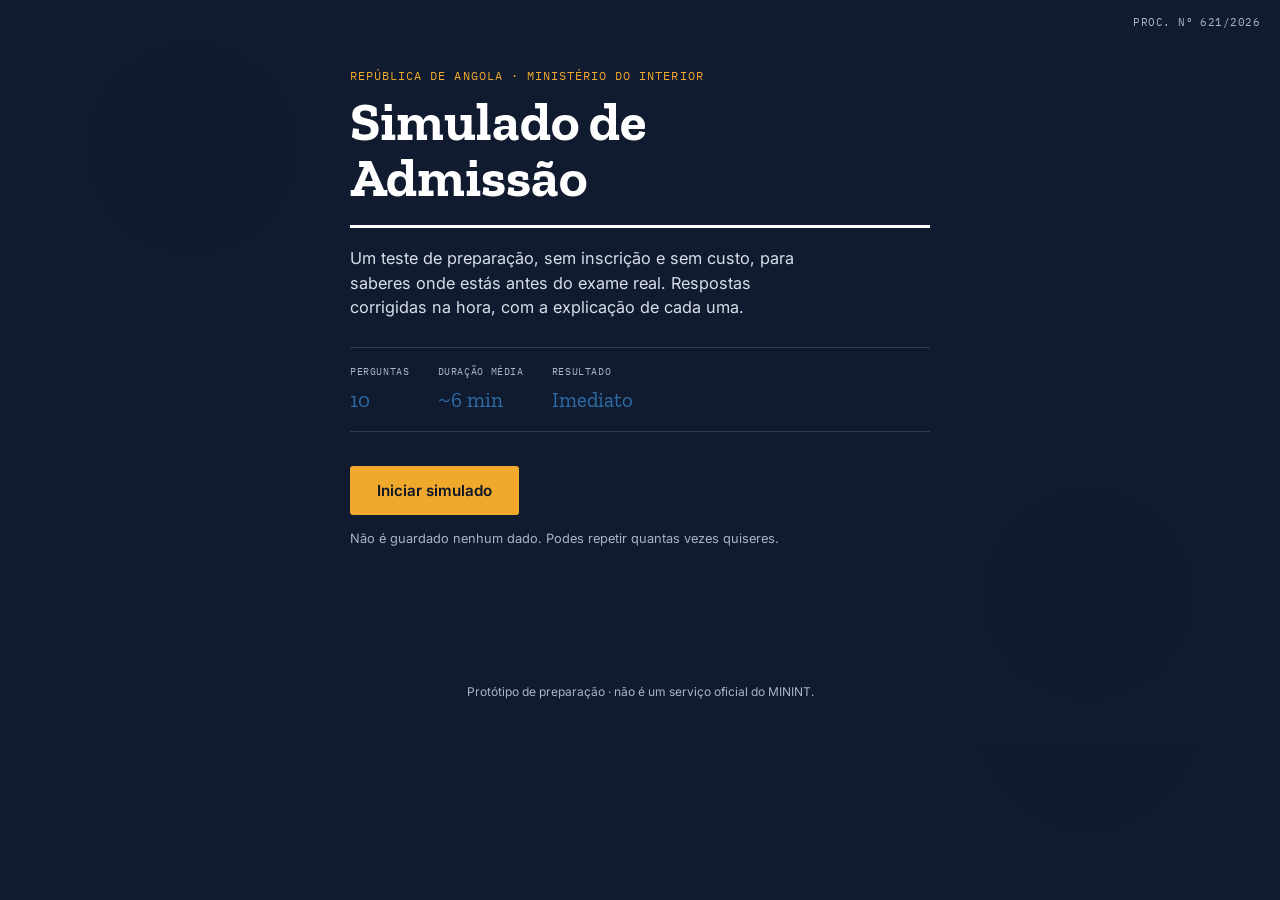
<file: index.html>
<!DOCTYPE html>
<html lang="pt-AO">
<head>
<meta charset="UTF-8">
<meta name="viewport" content="width=device-width, initial-scale=1.0">
<title>Simulador de Admissão — MININT</title>
<link rel="stylesheet" href="style.css">
</head>
<body>

  <div class="letterhead" aria-hidden="true">
    <span class="letterhead__num" id="processNum">PROC. Nº ——/2026</span>
  </div>

  <main class="sheet">

    <!-- ECRÃ 1 — CAPA -->
    <section class="screen screen--cover" id="screen-cover" data-screen>
      <p class="eyebrow">República de Angola · Ministério do Interior</p>
      <h1 class="cover__title">Simulado de<br>Admissão</h1>
      <p class="cover__lede">
        Um teste de preparação, sem inscrição e sem custo, para saberes
        onde estás antes do exame real. Respostas corrigidas na hora,
        com a explicação de cada uma.
      </p>

      <dl class="cover__meta">
        <div><dt>Perguntas</dt><dd id="metaCount">10</dd></div>
        <div><dt>Duração média</dt><dd>~6 min</dd></div>
        <div><dt>Resultado</dt><dd>Imediato</dd></div>
      </dl>

      <button class="btn btn--primary" id="btnStart" type="button">
        Iniciar simulado
      </button>
      <p class="cover__fineprint">Não é guardado nenhum dado. Podes repetir quantas vezes quiseres.</p>
    </section>

    <!-- ECRÃ 2 — QUIZ -->
    <section class="screen screen--quiz" id="screen-quiz" data-screen hidden>
      <header class="quiz__header">
        <span class="quiz__tab" id="quizTab">Questão 01/10</span>
        <div class="quiz__track" role="progressbar" aria-label="Progresso do simulado" aria-valuemin="0" aria-valuemax="100" id="progressBar">
          <div class="quiz__track-fill" id="progressFill"></div>
        </div>
      </header>

      <article class="card">
        <p class="card__category" id="qCategory">Categoria</p>
        <h2 class="card__question" id="qText">Pergunta</h2>

        <div class="options" id="options" role="radiogroup" aria-label="Opções de resposta"></div>

        <div class="explanation" id="explanation" hidden>
          <p class="explanation__verdict" id="verdict"></p>
          <p class="explanation__text" id="explanationText"></p>
        </div>
      </article>

      <div class="quiz__footer">
        <button class="btn btn--ghost" id="btnQuit" type="button">Terminar agora</button>
        <button class="btn btn--primary" id="btnNext" type="button" hidden>Seguinte</button>
      </div>
    </section>

    <!-- ECRÃ 3 — RESULTADO -->
    <section class="screen screen--result" id="screen-result" data-screen hidden>
      <div class="stamp" id="stamp" aria-hidden="true">
        <span class="stamp__word" id="stampWord">APTO</span>
        <span class="stamp__score" id="stampScore">10/10</span>
      </div>

      <h2 class="result__title" id="resultTitle">Resultado do simulado</h2>
      <p class="result__summary" id="resultSummary"></p>

      <ol class="review" id="review"></ol>

      <div class="result__actions">
        <button class="btn btn--primary" id="btnRestart" type="button">Repetir simulado</button>
      </div>
    </section>

  </main>

  <footer class="foot">
    <p>Protótipo de preparação · não é um serviço oficial do MININT.</p>
  </footer>

<script src="questions.js"></script>
<script src="script.js"></script>
</body>
</html>
</file>
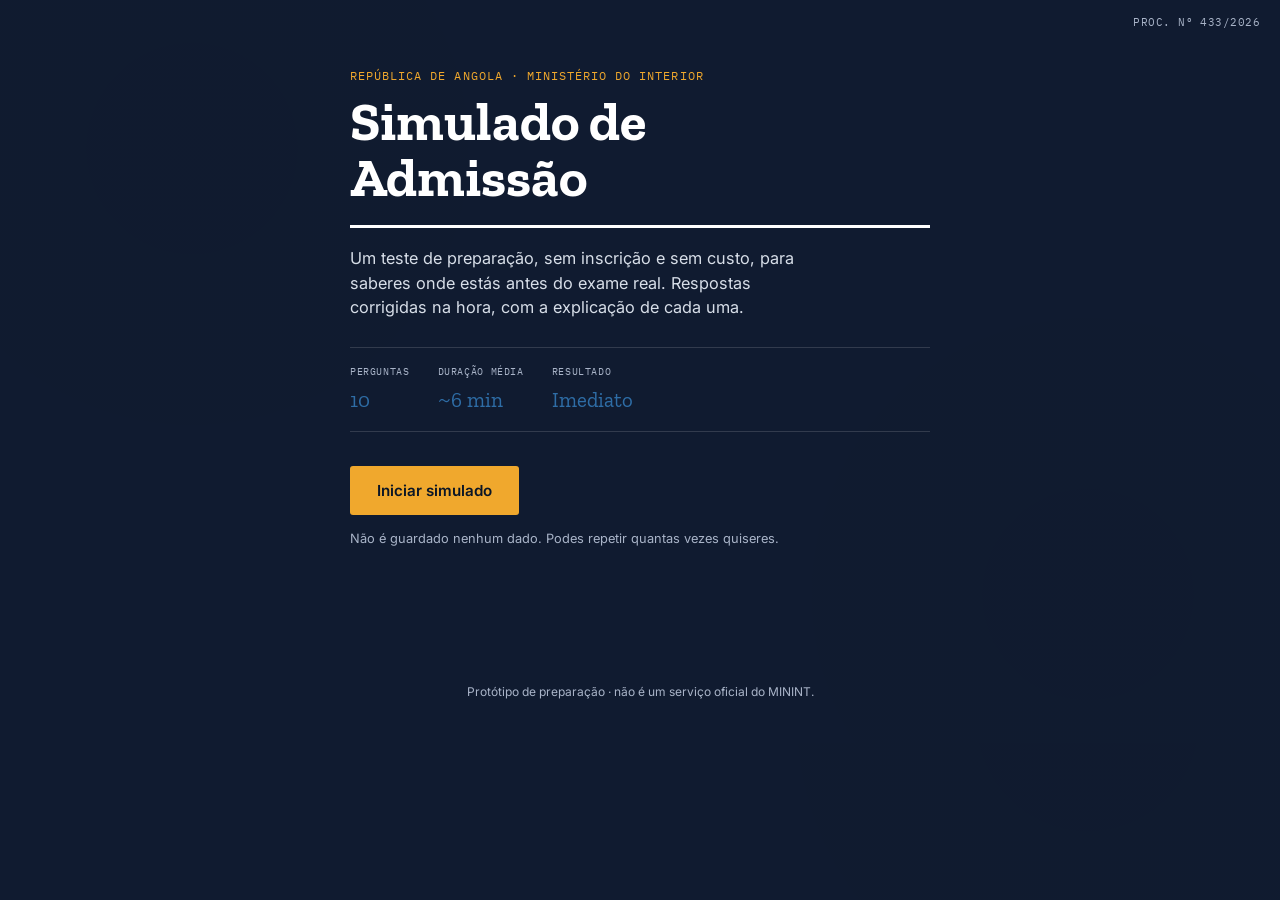
<file: preview.html>
<!DOCTYPE html>
<html lang="pt-AO">
<head>
<meta charset="UTF-8">
<meta name="viewport" content="width=device-width, initial-scale=1.0">
<title>Simulador de Admissão — MININT (pré-visualização)</title>
<style>
@import url('https://fonts.googleapis.com/css2?family=Zilla+Slab:wght@500;600;700&family=Inter:wght@400;500;600&family=IBM+Plex+Mono:wght@500&display=swap');

:root {
  --paper:       #101B30;   /* fundo geral — navy escuro do site oficial */
  --paper-deep:  #0B1626;   /* cabeçalho / tabs — o mais escuro */
  --card:        #16233B;   /* fundo dos cartões */
  --ink:         #FFFFFF;   /* títulos */
  --ink-soft:    #A9B4C8;   /* texto secundário */
  --stamp-red:   #D95D5D;   /* vermelho de erro (não é cor da marca, só feedback) */
  --gold:        #F0A82D;   /* dourado/âmbar — destaque principal do site oficial */
  --blue-accent: #2E6DA6;   /* azul de apoio — usado na barra de cotação do site */
  --graphite:    #D7DEE8;   /* texto normal sobre fundo escuro */
  --line:        rgba(255, 255, 255, 0.14);
  --ok:          #4FBE7C;
  --ok-bg:       rgba(79, 190, 124, 0.14);
  --err-bg:      rgba(217, 93, 93, 0.14);

  --font-display: 'Zilla Slab', Georgia, serif;
  --font-body:    'Inter', system-ui, sans-serif;
  --font-mono:    'IBM Plex Mono', monospace;

  --radius: 3px;
}

* { box-sizing: border-box; }

@media (prefers-reduced-motion: reduce) {
  * { animation-duration: 0.001ms !important; transition-duration: 0.001ms !important; }
}

html, body {
  margin: 0;
  min-height: 100%;
  background: var(--paper);
  background-image:
    radial-gradient(circle at 15% 20%, rgba(0,0,0,0.025) 0, transparent 40%),
    radial-gradient(circle at 85% 80%, rgba(0,0,0,0.025) 0, transparent 40%);
  color: var(--graphite);
  font-family: var(--font-body);
  line-height: 1.5;
}

.letterhead {
  display: flex;
  justify-content: flex-end;
  padding: 14px 20px 0;
}
.letterhead__num {
  font-family: var(--font-mono);
  font-size: 0.7rem;
  letter-spacing: 0.04em;
  color: var(--ink-soft);
}

.sheet {
  max-width: 620px;
  margin: 0 auto;
  padding: 8px 20px 40px;
  min-height: 70vh;
}

.screen { animation: rise 0.35s ease both; }
@keyframes rise {
  from { opacity: 0; transform: translateY(8px); }
  to   { opacity: 1; transform: translateY(0); }
}

/* ---------- Cover ---------- */
.eyebrow {
  font-family: var(--font-mono);
  font-size: 0.72rem;
  letter-spacing: 0.09em;
  text-transform: uppercase;
  color: var(--gold);
  margin: 28px 0 10px;
}
.cover__title {
  font-family: var(--font-display);
  font-weight: 700;
  font-size: clamp(2.4rem, 7vw, 3.4rem);
  line-height: 1.02;
  color: var(--ink);
  margin: 0 0 18px;
  border-bottom: 3px solid var(--ink);
  padding-bottom: 20px;
}
.cover__lede {
  font-size: 1.02rem;
  color: var(--graphite);
  max-width: 46ch;
  margin: 0 0 28px;
}
.cover__meta {
  display: flex;
  gap: 28px;
  margin: 0 0 34px;
  padding: 16px 0;
  border-top: 1px solid var(--line);
  border-bottom: 1px solid var(--line);
}
.cover__meta div { display: flex; flex-direction: column; gap: 4px; }
.cover__meta dt {
  font-family: var(--font-mono);
  font-size: 0.65rem;
  letter-spacing: 0.06em;
  text-transform: uppercase;
  color: var(--ink-soft);
}
.cover__meta dd { margin: 0; font-family: var(--font-display); font-size: 1.3rem; color: var(--blue-accent); }
.cover__fineprint {
  font-size: 0.8rem;
  color: var(--ink-soft);
  margin-top: 14px;
}

/* ---------- Buttons ---------- */
.btn {
  font-family: var(--font-body);
  font-weight: 600;
  font-size: 0.95rem;
  padding: 14px 26px;
  border-radius: var(--radius);
  border: 1.5px solid transparent;
  cursor: pointer;
  transition: transform 0.12s ease, background 0.15s ease, border-color 0.15s ease;
}
.btn:active { transform: translateY(1px); }
.btn:focus-visible {
  outline: 3px solid var(--gold);
  outline-offset: 2px;
}
.btn--primary {
  background: var(--gold);
  color: var(--paper-deep);
}
.btn--primary:hover { background: #D9951F; }
.btn--ghost {
  background: transparent;
  color: var(--ink-soft);
  border-color: var(--line);
}
.btn--ghost:hover { border-color: var(--ink-soft); color: var(--ink); }

/* ---------- Quiz ---------- */
.quiz__header { margin: 26px 0 20px; }
.quiz__tab {
  display: inline-block;
  font-family: var(--font-mono);
  font-size: 0.78rem;
  letter-spacing: 0.04em;
  color: var(--ink);
  background: var(--paper-deep);
  border: 1px solid var(--line);
  border-bottom: none;
  padding: 5px 12px;
  border-radius: 3px 3px 0 0;
}
.quiz__track {
  height: 6px;
  background: var(--paper-deep);
  border: 1px solid var(--line);
}
.quiz__track-fill {
  height: 100%;
  width: 0%;
  background: var(--gold);
  transition: width 0.3s ease;
}

.card {
  background: var(--card);
  border: 1px solid var(--line);
  border-radius: var(--radius);
  padding: 28px 26px 24px;
  box-shadow: 0 1px 0 rgba(27,42,70,0.05);
}
.card__category {
  font-family: var(--font-mono);
  font-size: 0.7rem;
  letter-spacing: 0.05em;
  text-transform: uppercase;
  color: var(--gold);
  margin: 0 0 10px;
}
.card__question {
  font-family: var(--font-display);
  font-weight: 600;
  font-size: 1.35rem;
  color: var(--ink);
  margin: 0 0 22px;
  line-height: 1.3;
}

.options {
  display: flex;
  flex-direction: column;
  gap: 10px;
}
.option {
  display: flex;
  align-items: baseline;
  gap: 12px;
  text-align: left;
  width: 100%;
  background: var(--paper-deep);
  border: 1.5px solid var(--line);
  border-radius: var(--radius);
  padding: 13px 16px;
  font-family: var(--font-body);
  font-size: 0.98rem;
  color: var(--graphite);
  cursor: pointer;
  transition: border-color 0.15s ease, background 0.15s ease;
}
.option:hover:not(:disabled) { border-color: var(--blue-accent); }
.option:focus-visible { outline: 3px solid var(--gold); outline-offset: 2px; }
.option__letter {
  font-family: var(--font-mono);
  font-size: 0.78rem;
  color: var(--ink-soft);
  flex-shrink: 0;
}
.option:disabled { cursor: default; }
.option.is-correct {
  background: var(--ok-bg);
  border-color: var(--ok);
  color: var(--ok);
}
.option.is-wrong {
  background: var(--err-bg);
  border-color: var(--stamp-red);
  color: var(--stamp-red);
}
.option.is-muted { opacity: 0.55; }

.explanation {
  margin-top: 20px;
  padding-top: 18px;
  border-top: 1px dashed var(--line);
  animation: rise 0.25s ease both;
}
.explanation__verdict {
  font-family: var(--font-display);
  font-weight: 600;
  font-size: 1.05rem;
  margin: 0 0 6px;
}
.explanation__verdict.ok  { color: var(--ok); }
.explanation__verdict.err { color: var(--stamp-red); }
.explanation__text {
  margin: 0;
  color: var(--graphite);
  font-size: 0.95rem;
}

.quiz__footer {
  display: flex;
  justify-content: space-between;
  align-items: center;
  margin-top: 22px;
}

/* ---------- Result ---------- */
.screen--result { text-align: center; padding-top: 12px; }

.stamp {
  --tilt: -6deg;
  --stamp-color: var(--gold);
  display: inline-flex;
  flex-direction: column;
  align-items: center;
  justify-content: center;
  gap: 4px;
  width: 168px;
  height: 168px;
  margin: 18px auto 8px;
  border: 4px solid var(--stamp-color);
  border-radius: 50%;
  color: var(--stamp-color);
  transform: rotate(var(--tilt)) scale(0.85);
  opacity: 0;
  animation: stampFall 0.5s cubic-bezier(.2,.9,.3,1.2) 0.15s forwards;
  position: relative;
}
.stamp::before {
  content: "";
  position: absolute;
  inset: 6px;
  border: 1.5px solid var(--stamp-color);
  border-radius: 50%;
}
.stamp__word {
  font-family: var(--font-display);
  font-weight: 700;
  font-size: 1.5rem;
  letter-spacing: 0.06em;
}
.stamp__score {
  font-family: var(--font-mono);
  font-size: 0.95rem;
}
@keyframes stampFall {
  0%   { opacity: 0; transform: rotate(var(--tilt)) scale(1.6); }
  70%  { opacity: 1; }
  100% { opacity: 1; transform: rotate(var(--tilt)) scale(0.85); }
}
@media (prefers-reduced-motion: reduce) {
  .stamp { animation: none; opacity: 1; transform: rotate(var(--tilt)) scale(0.85); }
}

.result__title {
  font-family: var(--font-display);
  color: var(--ink);
  font-size: 1.6rem;
  margin: 6px 0 6px;
}
.result__summary {
  color: var(--ink-soft);
  margin: 0 0 30px;
}

.review {
  list-style: none;
  margin: 0 0 32px;
  padding: 0;
  text-align: left;
  display: flex;
  flex-direction: column;
  gap: 10px;
}
.review__item {
  border: 1px solid var(--line);
  border-left: 4px solid var(--line);
  border-radius: var(--radius);
  background: var(--card);
  padding: 14px 16px;
}
.review__item.is-ok  { border-left-color: var(--ok); }
.review__item.is-err { border-left-color: var(--stamp-red); }
.review__q {
  font-family: var(--font-display);
  font-weight: 600;
  color: var(--ink);
  margin: 0 0 6px;
  font-size: 1rem;
}
.review__answer { margin: 0; font-size: 0.88rem; color: var(--graphite); }
.review__answer b { color: inherit; }

.result__actions { margin-bottom: 10px; }

.foot {
  text-align: center;
  font-size: 0.75rem;
  color: var(--ink-soft);
  padding: 10px 20px 30px;
}

@media (max-width: 480px) {
  .cover__meta { gap: 18px; flex-wrap: wrap; }
  .card { padding: 22px 18px 20px; }
  .quiz__footer { flex-direction: row; gap: 10px; }
}

</style>
</head>
<body>

  <div class="letterhead" aria-hidden="true">
    <span class="letterhead__num" id="processNum">PROC. Nº ——/2026</span>
  </div>

  <main class="sheet">

    <!-- ECRÃ 1 — CAPA -->
    <section class="screen screen--cover" id="screen-cover" data-screen>
      <p class="eyebrow">República de Angola · Ministério do Interior</p>
      <h1 class="cover__title">Simulado de<br>Admissão</h1>
      <p class="cover__lede">
        Um teste de preparação, sem inscrição e sem custo, para saberes
        onde estás antes do exame real. Respostas corrigidas na hora,
        com a explicação de cada uma.
      </p>

      <dl class="cover__meta">
        <div><dt>Perguntas</dt><dd id="metaCount">10</dd></div>
        <div><dt>Duração média</dt><dd>~6 min</dd></div>
        <div><dt>Resultado</dt><dd>Imediato</dd></div>
      </dl>

      <button class="btn btn--primary" id="btnStart" type="button">
        Iniciar simulado
      </button>
      <p class="cover__fineprint">Não é guardado nenhum dado. Podes repetir quantas vezes quiseres.</p>
    </section>

    <!-- ECRÃ 2 — QUIZ -->
    <section class="screen screen--quiz" id="screen-quiz" data-screen hidden>
      <header class="quiz__header">
        <span class="quiz__tab" id="quizTab">Questão 01/10</span>
        <div class="quiz__track" role="progressbar" aria-label="Progresso do simulado" aria-valuemin="0" aria-valuemax="100" id="progressBar">
          <div class="quiz__track-fill" id="progressFill"></div>
        </div>
      </header>

      <article class="card">
        <p class="card__category" id="qCategory">Categoria</p>
        <h2 class="card__question" id="qText">Pergunta</h2>

        <div class="options" id="options" role="radiogroup" aria-label="Opções de resposta"></div>

        <div class="explanation" id="explanation" hidden>
          <p class="explanation__verdict" id="verdict"></p>
          <p class="explanation__text" id="explanationText"></p>
        </div>
      </article>

      <div class="quiz__footer">
        <button class="btn btn--ghost" id="btnQuit" type="button">Terminar agora</button>
        <button class="btn btn--primary" id="btnNext" type="button" hidden>Seguinte</button>
      </div>
    </section>

    <!-- ECRÃ 3 — RESULTADO -->
    <section class="screen screen--result" id="screen-result" data-screen hidden>
      <div class="stamp" id="stamp" aria-hidden="true">
        <span class="stamp__word" id="stampWord">APTO</span>
        <span class="stamp__score" id="stampScore">10/10</span>
      </div>

      <h2 class="result__title" id="resultTitle">Resultado do simulado</h2>
      <p class="result__summary" id="resultSummary"></p>

      <ol class="review" id="review"></ol>

      <div class="result__actions">
        <button class="btn btn--primary" id="btnRestart" type="button">Repetir simulado</button>
      </div>
    </section>

  </main>

  <footer class="foot">
    <p>Protótipo de preparação · não é um serviço oficial do MININT.</p>
  </footer>

<script>
/**
 * Banco de perguntas — alinhado às categorias reais da Prova Escrita
 * do Concurso Público de Ingresso Externo do MININT (candidaturas.minint.ao):
 *   1. História de Angola
 *   2. Organização Política e Administrativa da República de Angola
 *   3. Noções gerais de Administração Pública
 *   4. Organização e funcionamento do Ministério do Interior
 *   5. Patriotismo
 *
 * Estrutura de cada pergunta:
 *   category:    uma das 5 categorias acima
 *   question:    enunciado
 *   options:     4 alternativas (string)
 *   answerIndex: índice (0-3) da opção correta
 *   explanation: texto mostrado após responder, certo ou errado
 */
const QUESTION_BANK = [
  {
    category: "História de Angola",
    question: "Em que ano Angola proclamou a sua independência?",
    options: ["1974", "1975", "1976", "1980"],
    answerIndex: 1,
    explanation: "Angola proclamou a independência a 11 de novembro de 1975, pondo fim ao período colonial português."
  },
  {
    category: "História de Angola",
    question: "Quem foi o primeiro Presidente da República Popular de Angola?",
    options: ["José Eduardo dos Santos", "Agostinho Neto", "Lúcio Lara", "Holden Roberto"],
    answerIndex: 1,
    explanation: "António Agostinho Neto foi o primeiro Presidente de Angola, entre 1975 e 1979."
  },
  {
    category: "Organização Política e Administrativa da República de Angola",
    question: "Angola é dividida administrativamente em:",
    options: ["Distritos", "Províncias", "Regiões autónomas", "Cantões"],
    answerIndex: 1,
    explanation: "O território angolano está organizado em províncias, cada uma dirigida por um Governador Provincial."
  },
  {
    category: "Organização Política e Administrativa da República de Angola",
    question: "Segundo a Constituição, Angola é um Estado:",
    options: ["Federativo", "Democrático de Direito", "Confederado", "Teocrático"],
    answerIndex: 1,
    explanation: "O artigo 1.º da Constituição define Angola como um Estado Democrático de Direito, soberano e independente."
  },
  {
    category: "Noções gerais de Administração Pública",
    question: "Na Administração Pública, o princípio que exige tratamento igual a todos os cidadãos, sem privilégios ou discriminação, chama-se:",
    options: ["Princípio da legalidade", "Princípio da igualdade", "Princípio da hierarquia", "Princípio da oportunidade"],
    answerIndex: 1,
    explanation: "O princípio da igualdade obriga a Administração Pública a tratar todos os cidadãos de forma equitativa perante a lei e os serviços públicos."
  },
  {
    category: "Noções gerais de Administração Pública",
    question: "Um funcionário público deve pautar a sua atuação, acima de tudo, pelo princípio da:",
    options: ["Conveniência pessoal", "Legalidade", "Improvisação", "Confidencialidade absoluta com o cidadão"],
    answerIndex: 1,
    explanation: "O princípio da legalidade exige que todo o ato da Administração Pública tenha fundamento na lei em vigor."
  },
  {
    category: "Organização e funcionamento do Ministério do Interior",
    question: "Qual destes órgãos NÃO depende do Ministério do Interior?",
    options: ["Polícia Nacional de Angola", "Serviço de Migração e Estrangeiros", "Serviço de Investigação Criminal", "Ministério das Relações Exteriores"],
    answerIndex: 3,
    explanation: "O Ministério das Relações Exteriores é uma pasta ministerial independente; a Polícia Nacional, o SME e o SIC estão sob tutela do Ministério do Interior."
  },
  {
    category: "Organização e funcionamento do Ministério do Interior",
    question: "A missão principal do Ministério do Interior é:",
    options: [
      "Gerir as relações comerciais externas",
      "Propor, coordenar e executar a política de ordem interna e segurança pública",
      "Administrar o sistema judicial",
      "Definir a política monetária"
    ],
    answerIndex: 1,
    explanation: "O MININT tem por missão propor, formular, coordenar, executar e avaliar a política do Executivo em matéria de ordem interna e segurança pública."
  },
  {
    category: "Patriotismo",
    question: "O patriotismo, no contexto do serviço público e das forças de segurança, traduz-se principalmente em:",
    options: [
      "Colocar interesses pessoais acima dos do país",
      "Servir com lealdade os interesses e valores da Nação",
      "Evitar qualquer relação com as instituições do Estado",
      "Criticar publicamente as instituições sem fundamento"
    ],
    answerIndex: 1,
    explanation: "O patriotismo esperado de um agente do Estado assenta na lealdade, no respeito pelas instituições e no compromisso com o interesse coletivo da Nação."
  },
  {
    category: "Patriotismo",
    question: "Quais são as cores da bandeira nacional de Angola?",
    options: [
      "Verde, amarelo e vermelho",
      "Vermelho e preto, com emblema amarelo",
      "Azul e branco",
      "Verde e branco"
    ],
    answerIndex: 1,
    explanation: "A bandeira de Angola é composta por duas faixas horizontais — vermelho e preto — com um emblema amarelo ao centro, símbolo da luta e das conquistas do povo angolano."
  }
];

(function () {
  "use strict";

  const LETTERS = ["A", "B", "C", "D", "E", "F"];

  const state = {
    order: [],
    current: 0,
    answers: [], // { chosenIndex, correct }
    locked: false
  };

  const els = {
    cover: document.getElementById("screen-cover"),
    quiz: document.getElementById("screen-quiz"),
    result: document.getElementById("screen-result"),
    btnStart: document.getElementById("btnStart"),
    btnNext: document.getElementById("btnNext"),
    btnQuit: document.getElementById("btnQuit"),
    btnRestart: document.getElementById("btnRestart"),
    metaCount: document.getElementById("metaCount"),
    quizTab: document.getElementById("quizTab"),
    progressFill: document.getElementById("progressFill"),
    qCategory: document.getElementById("qCategory"),
    qText: document.getElementById("qText"),
    options: document.getElementById("options"),
    explanation: document.getElementById("explanation"),
    verdict: document.getElementById("verdict"),
    explanationText: document.getElementById("explanationText"),
    resultTitle: document.getElementById("resultTitle"),
    resultSummary: document.getElementById("resultSummary"),
    review: document.getElementById("review"),
    stamp: document.getElementById("stamp"),
    stampWord: document.getElementById("stampWord"),
    stampScore: document.getElementById("stampScore"),
    processNum: document.getElementById("processNum")
  };

  function showScreen(id) {
    document.querySelectorAll("[data-screen]").forEach((s) => {
      s.hidden = s.id !== id;
    });
  }

  function shuffledIndices(n) {
    const arr = Array.from({ length: n }, (_, i) => i);
    for (let i = arr.length - 1; i > 0; i--) {
      const j = Math.floor(Math.random() * (i + 1));
      [arr[i], arr[j]] = [arr[j], arr[i]];
    }
    return arr;
  }

  function randomProcessNumber() {
    const n = Math.floor(100 + Math.random() * 899);
    return `PROC. Nº ${n}/2026`;
  }

  function init() {
    els.metaCount.textContent = String(QUESTION_BANK.length);
    els.processNum.textContent = randomProcessNumber();
    els.btnStart.addEventListener("click", startQuiz);
    els.btnNext.addEventListener("click", nextQuestion);
    els.btnQuit.addEventListener("click", finishQuiz);
    els.btnRestart.addEventListener("click", startQuiz);
    showScreen("screen-cover");
  }

  function startQuiz() {
    state.order = shuffledIndices(QUESTION_BANK.length);
    state.current = 0;
    state.answers = [];
    state.locked = false;
    showScreen("screen-quiz");
    renderQuestion();
  }

  function renderQuestion() {
    const total = state.order.length;
    const qIndex = state.order[state.current];
    const q = QUESTION_BANK[qIndex];

    state.locked = false;
    els.explanation.hidden = true;
    els.btnNext.hidden = true;

    els.quizTab.textContent = `Questão ${String(state.current + 1).padStart(2, "0")}/${total}`;
    els.progressFill.style.width = `${Math.round((state.current / total) * 100)}%`;

    els.qCategory.textContent = q.category;
    els.qText.textContent = q.question;

    els.options.innerHTML = "";
    q.options.forEach((optionText, i) => {
      const btn = document.createElement("button");
      btn.type = "button";
      btn.className = "option";
      btn.setAttribute("role", "radio");
      btn.setAttribute("aria-checked", "false");
      btn.innerHTML = `<span class="option__letter">${LETTERS[i]}</span><span>${optionText}</span>`;
      btn.addEventListener("click", () => selectAnswer(i, qIndex));
      els.options.appendChild(btn);
    });
  }

  function selectAnswer(chosenIndex, qIndex) {
    if (state.locked) return;
    state.locked = true;

    const q = QUESTION_BANK[qIndex];
    const isCorrect = chosenIndex === q.answerIndex;
    state.answers.push({ qIndex, chosenIndex, correct: isCorrect });

    const optionButtons = Array.from(els.options.children);
    optionButtons.forEach((btn, i) => {
      btn.disabled = true;
      if (i === q.answerIndex) {
        btn.classList.add("is-correct");
        btn.setAttribute("aria-checked", i === chosenIndex ? "true" : "false");
      } else if (i === chosenIndex) {
        btn.classList.add("is-wrong");
        btn.setAttribute("aria-checked", "true");
      } else {
        btn.classList.add("is-muted");
      }
    });

    els.verdict.textContent = isCorrect ? "Correto." : "Incorreto.";
    els.verdict.className = "explanation__verdict " + (isCorrect ? "ok" : "err");
    els.explanationText.textContent = q.explanation;
    els.explanation.hidden = false;

    const isLast = state.current === state.order.length - 1;
    els.btnNext.textContent = isLast ? "Ver resultado" : "Seguinte";
    els.btnNext.hidden = false;
    els.btnNext.focus();
  }

  function nextQuestion() {
    const isLast = state.current === state.order.length - 1;
    if (isLast) {
      finishQuiz();
      return;
    }
    state.current += 1;
    renderQuestion();
  }

  function finishQuiz() {
    const total = QUESTION_BANK.length;
    const answered = state.answers.length;
    const correct = state.answers.filter((a) => a.correct).length;
    const pct = answered > 0 ? Math.round((correct / answered) * 100) : 0;

    els.progressFill.style.width = "100%";

    let stampWord = "REPROVADO";
    let stampColor = "var(--stamp-red)";
    if (pct >= 70) { stampWord = "APTO"; stampColor = "var(--ok)"; }
    else if (pct >= 50) { stampWord = "LIMIAR"; stampColor = "var(--gold)"; }
    els.stampWord.textContent = stampWord;
    els.stampScore.textContent = `${correct}/${answered}`;
    els.stamp.style.setProperty("--stamp-color", stampColor);
    els.stamp.style.animation = "none";
    void els.stamp.offsetWidth; // reinicia a animação a cada resultado
    els.stamp.style.animation = "";

    els.resultTitle.textContent = "Resultado do simulado";
    els.resultSummary.textContent = answered < total
      ? `Respondeste a ${answered} de ${total} perguntas · ${correct} corretas (${pct}%).`
      : `Acertaste ${correct} de ${total} perguntas — ${pct}% de aproveitamento.`;

    els.review.innerHTML = "";
    state.answers.forEach((a, i) => {
      const q = QUESTION_BANK[a.qIndex];
      const li = document.createElement("li");
      li.className = "review__item " + (a.correct ? "is-ok" : "is-err");
      const chosenText = q.options[a.chosenIndex];
      const correctText = q.options[q.answerIndex];
      li.innerHTML = `
        <p class="review__q">${i + 1}. ${q.question}</p>
        <p class="review__answer">A tua resposta: <b>${chosenText}</b></p>
        ${a.correct ? "" : `<p class="review__answer">Resposta correta: <b>${correctText}</b></p>`}
      `;
      els.review.appendChild(li);
    });

    showScreen("screen-result");
  }

  init();
})();

</script>
</body>
</html>
</file>
<file: style.css>
@import url('https://fonts.googleapis.com/css2?family=Zilla+Slab:wght@500;600;700&family=Inter:wght@400;500;600&family=IBM+Plex+Mono:wght@500&display=swap');

:root {
  --paper:       #101B30;   /* fundo geral — navy escuro do site oficial */
  --paper-deep:  #0B1626;   /* cabeçalho / tabs — o mais escuro */
  --card:        #16233B;   /* fundo dos cartões */
  --ink:         #FFFFFF;   /* títulos */
  --ink-soft:    #A9B4C8;   /* texto secundário */
  --stamp-red:   #D95D5D;   /* vermelho de erro (não é cor da marca, só feedback) */
  --gold:        #F0A82D;   /* dourado/âmbar — destaque principal do site oficial */
  --blue-accent: #2E6DA6;   /* azul de apoio — usado na barra de cotação do site */
  --graphite:    #D7DEE8;   /* texto normal sobre fundo escuro */
  --line:        rgba(255, 255, 255, 0.14);
  --ok:          #4FBE7C;
  --ok-bg:       rgba(79, 190, 124, 0.14);
  --err-bg:      rgba(217, 93, 93, 0.14);

  --font-display: 'Zilla Slab', Georgia, serif;
  --font-body:    'Inter', system-ui, sans-serif;
  --font-mono:    'IBM Plex Mono', monospace;

  --radius: 3px;
}

* { box-sizing: border-box; }

@media (prefers-reduced-motion: reduce) {
  * { animation-duration: 0.001ms !important; transition-duration: 0.001ms !important; }
}

html, body {
  margin: 0;
  min-height: 100%;
  background: var(--paper);
  background-image:
    radial-gradient(circle at 15% 20%, rgba(0,0,0,0.025) 0, transparent 40%),
    radial-gradient(circle at 85% 80%, rgba(0,0,0,0.025) 0, transparent 40%);
  color: var(--graphite);
  font-family: var(--font-body);
  line-height: 1.5;
}

.letterhead {
  display: flex;
  justify-content: flex-end;
  padding: 14px 20px 0;
}
.letterhead__num {
  font-family: var(--font-mono);
  font-size: 0.7rem;
  letter-spacing: 0.04em;
  color: var(--ink-soft);
}

.sheet {
  max-width: 620px;
  margin: 0 auto;
  padding: 8px 20px 40px;
  min-height: 70vh;
}

.screen { animation: rise 0.35s ease both; }
@keyframes rise {
  from { opacity: 0; transform: translateY(8px); }
  to   { opacity: 1; transform: translateY(0); }
}

/* ---------- Cover ---------- */
.eyebrow {
  font-family: var(--font-mono);
  font-size: 0.72rem;
  letter-spacing: 0.09em;
  text-transform: uppercase;
  color: var(--gold);
  margin: 28px 0 10px;
}
.cover__title {
  font-family: var(--font-display);
  font-weight: 700;
  font-size: clamp(2.4rem, 7vw, 3.4rem);
  line-height: 1.02;
  color: var(--ink);
  margin: 0 0 18px;
  border-bottom: 3px solid var(--ink);
  padding-bottom: 20px;
}
.cover__lede {
  font-size: 1.02rem;
  color: var(--graphite);
  max-width: 46ch;
  margin: 0 0 28px;
}
.cover__meta {
  display: flex;
  gap: 28px;
  margin: 0 0 34px;
  padding: 16px 0;
  border-top: 1px solid var(--line);
  border-bottom: 1px solid var(--line);
}
.cover__meta div { display: flex; flex-direction: column; gap: 4px; }
.cover__meta dt {
  font-family: var(--font-mono);
  font-size: 0.65rem;
  letter-spacing: 0.06em;
  text-transform: uppercase;
  color: var(--ink-soft);
}
.cover__meta dd { margin: 0; font-family: var(--font-display); font-size: 1.3rem; color: var(--blue-accent); }
.cover__fineprint {
  font-size: 0.8rem;
  color: var(--ink-soft);
  margin-top: 14px;
}

/* ---------- Buttons ---------- */
.btn {
  font-family: var(--font-body);
  font-weight: 600;
  font-size: 0.95rem;
  padding: 14px 26px;
  border-radius: var(--radius);
  border: 1.5px solid transparent;
  cursor: pointer;
  transition: transform 0.12s ease, background 0.15s ease, border-color 0.15s ease;
}
.btn:active { transform: translateY(1px); }
.btn:focus-visible {
  outline: 3px solid var(--gold);
  outline-offset: 2px;
}
.btn--primary {
  background: var(--gold);
  color: var(--paper-deep);
}
.btn--primary:hover { background: #D9951F; }
.btn--ghost {
  background: transparent;
  color: var(--ink-soft);
  border-color: var(--line);
}
.btn--ghost:hover { border-color: var(--ink-soft); color: var(--ink); }

/* ---------- Quiz ---------- */
.quiz__header { margin: 26px 0 20px; }
.quiz__tab {
  display: inline-block;
  font-family: var(--font-mono);
  font-size: 0.78rem;
  letter-spacing: 0.04em;
  color: var(--ink);
  background: var(--paper-deep);
  border: 1px solid var(--line);
  border-bottom: none;
  padding: 5px 12px;
  border-radius: 3px 3px 0 0;
}
.quiz__track {
  height: 6px;
  background: var(--paper-deep);
  border: 1px solid var(--line);
}
.quiz__track-fill {
  height: 100%;
  width: 0%;
  background: var(--gold);
  transition: width 0.3s ease;
}

.card {
  background: var(--card);
  border: 1px solid var(--line);
  border-radius: var(--radius);
  padding: 28px 26px 24px;
  box-shadow: 0 1px 0 rgba(27,42,70,0.05);
}
.card__category {
  font-family: var(--font-mono);
  font-size: 0.7rem;
  letter-spacing: 0.05em;
  text-transform: uppercase;
  color: var(--gold);
  margin: 0 0 10px;
}
.card__question {
  font-family: var(--font-display);
  font-weight: 600;
  font-size: 1.35rem;
  color: var(--ink);
  margin: 0 0 22px;
  line-height: 1.3;
}

.options {
  display: flex;
  flex-direction: column;
  gap: 10px;
}
.option {
  display: flex;
  align-items: baseline;
  gap: 12px;
  text-align: left;
  width: 100%;
  background: var(--paper-deep);
  border: 1.5px solid var(--line);
  border-radius: var(--radius);
  padding: 13px 16px;
  font-family: var(--font-body);
  font-size: 0.98rem;
  color: var(--graphite);
  cursor: pointer;
  transition: border-color 0.15s ease, background 0.15s ease;
}
.option:hover:not(:disabled) { border-color: var(--blue-accent); }
.option:focus-visible { outline: 3px solid var(--gold); outline-offset: 2px; }
.option__letter {
  font-family: var(--font-mono);
  font-size: 0.78rem;
  color: var(--ink-soft);
  flex-shrink: 0;
}
.option:disabled { cursor: default; }
.option.is-correct {
  background: var(--ok-bg);
  border-color: var(--ok);
  color: var(--ok);
}
.option.is-wrong {
  background: var(--err-bg);
  border-color: var(--stamp-red);
  color: var(--stamp-red);
}
.option.is-muted { opacity: 0.55; }

.explanation {
  margin-top: 20px;
  padding-top: 18px;
  border-top: 1px dashed var(--line);
  animation: rise 0.25s ease both;
}
.explanation__verdict {
  font-family: var(--font-display);
  font-weight: 600;
  font-size: 1.05rem;
  margin: 0 0 6px;
}
.explanation__verdict.ok  { color: var(--ok); }
.explanation__verdict.err { color: var(--stamp-red); }
.explanation__text {
  margin: 0;
  color: var(--graphite);
  font-size: 0.95rem;
}

.quiz__footer {
  display: flex;
  justify-content: space-between;
  align-items: center;
  margin-top: 22px;
}

/* ---------- Result ---------- */
.screen--result { text-align: center; padding-top: 12px; }

.stamp {
  --tilt: -6deg;
  --stamp-color: var(--gold);
  display: inline-flex;
  flex-direction: column;
  align-items: center;
  justify-content: center;
  gap: 4px;
  width: 168px;
  height: 168px;
  margin: 18px auto 8px;
  border: 4px solid var(--stamp-color);
  border-radius: 50%;
  color: var(--stamp-color);
  transform: rotate(var(--tilt)) scale(0.85);
  opacity: 0;
  animation: stampFall 0.5s cubic-bezier(.2,.9,.3,1.2) 0.15s forwards;
  position: relative;
}
.stamp::before {
  content: "";
  position: absolute;
  inset: 6px;
  border: 1.5px solid var(--stamp-color);
  border-radius: 50%;
}
.stamp__word {
  font-family: var(--font-display);
  font-weight: 700;
  font-size: 1.5rem;
  letter-spacing: 0.06em;
}
.stamp__score {
  font-family: var(--font-mono);
  font-size: 0.95rem;
}
@keyframes stampFall {
  0%   { opacity: 0; transform: rotate(var(--tilt)) scale(1.6); }
  70%  { opacity: 1; }
  100% { opacity: 1; transform: rotate(var(--tilt)) scale(0.85); }
}
@media (prefers-reduced-motion: reduce) {
  .stamp { animation: none; opacity: 1; transform: rotate(var(--tilt)) scale(0.85); }
}

.result__title {
  font-family: var(--font-display);
  color: var(--ink);
  font-size: 1.6rem;
  margin: 6px 0 6px;
}
.result__summary {
  color: var(--ink-soft);
  margin: 0 0 30px;
}

.review {
  list-style: none;
  margin: 0 0 32px;
  padding: 0;
  text-align: left;
  display: flex;
  flex-direction: column;
  gap: 10px;
}
.review__item {
  border: 1px solid var(--line);
  border-left: 4px solid var(--line);
  border-radius: var(--radius);
  background: var(--card);
  padding: 14px 16px;
}
.review__item.is-ok  { border-left-color: var(--ok); }
.review__item.is-err { border-left-color: var(--stamp-red); }
.review__q {
  font-family: var(--font-display);
  font-weight: 600;
  color: var(--ink);
  margin: 0 0 6px;
  font-size: 1rem;
}
.review__answer { margin: 0; font-size: 0.88rem; color: var(--graphite); }
.review__answer b { color: inherit; }

.result__actions { margin-bottom: 10px; }

.foot {
  text-align: center;
  font-size: 0.75rem;
  color: var(--ink-soft);
  padding: 10px 20px 30px;
}

@media (max-width: 480px) {
  .cover__meta { gap: 18px; flex-wrap: wrap; }
  .card { padding: 22px 18px 20px; }
  .quiz__footer { flex-direction: row; gap: 10px; }
}
</file>
